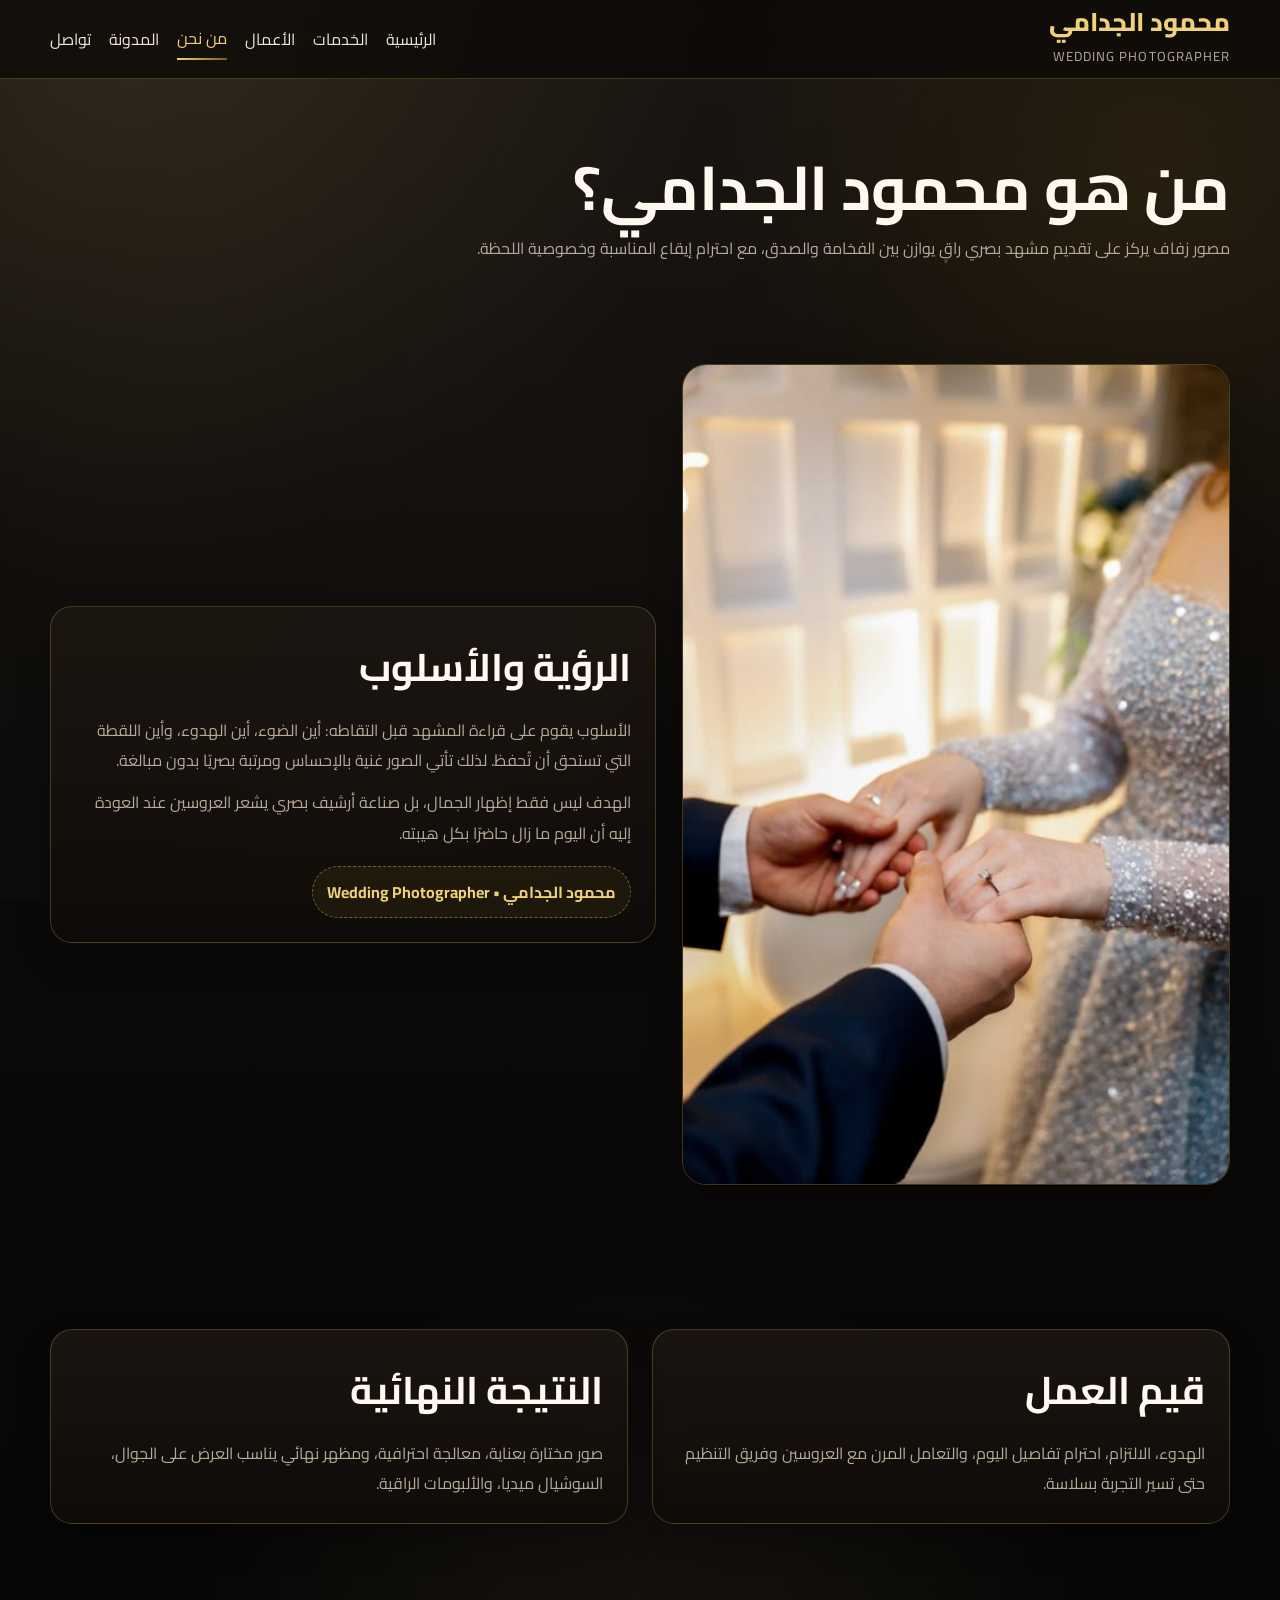
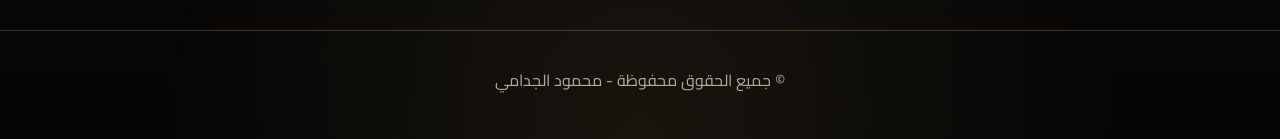
<file: about.html>
<!doctype html>
<html lang="ar" dir="rtl">
  <head>
    <meta charset="UTF-8" />
    <meta name="viewport" content="width=device-width, initial-scale=1.0" />
    <title>من هو محمود الجدامي | مصور زفاف محترف</title>
    <meta name="description" content="تعرف على خبرة محمود الجدامي ونهجه الفني في تصوير حفلات الزفاف في السعودية." />
    <link rel="canonical" href="https://mahmoud-aljadami-wedding.netlify.app/about.html" />
    <link rel="preconnect" href="https://fonts.googleapis.com" />
    <link rel="preconnect" href="https://fonts.gstatic.com" crossorigin />
    <link href="https://fonts.googleapis.com/css2?family=Cairo:wght@400;600;700;800&display=swap" rel="stylesheet" />
    <link rel="stylesheet" href="styles.css" />
  </head>
  <body>
    <header class="topbar"><div class="container nav"><a href="index.html"><span class="brand-title">محمود الجدامي</span><span class="brand-sub">WEDDING PHOTOGRAPHER</span></a><button class="mobile-toggle" id="mobileToggle" aria-label="القائمة">☰</button><nav class="nav-links" id="navLinks"><a href="index.html">الرئيسية</a><a href="services.html">الخدمات</a><a href="portfolio.html">الأعمال</a><a class="active" href="about.html">من نحن</a><a href="blog.html">المدونة</a><a href="contact.html">تواصل</a></nav></div></header>
    <main>
      <section class="page-head"><div class="container reveal"><h1>من هو محمود الجدامي؟</h1><p>مصور زفاف يركز على تقديم مشهد بصري راقٍ يوازن بين الفخامة والصدق، مع احترام إيقاع المناسبة وخصوصية اللحظة.</p></div></section>
      <section>
        <div class="container about-showcase">
          <div class="media-frame reveal" data-reveal="right"><img class="media-cover" src="b3426d149f7c27bffb137ac76280fa21.jpg" alt="محمود الجدامي مصور زفاف" style="min-height:460px" /></div>
          <article class="card reveal" data-reveal="left">
            <h2>الرؤية والأسلوب</h2>
            <p>الأسلوب يقوم على قراءة المشهد قبل التقاطه: أين الضوء، أين الهدوء، وأين اللقطة التي تستحق أن تُحفظ. لذلك تأتي الصور غنية بالإحساس ومرتبة بصريًا بدون مبالغة.</p>
            <p style="margin-top:12px">الهدف ليس فقط إظهار الجمال، بل صناعة أرشيف بصري يشعر العروسين عند العودة إليه أن اليوم ما زال حاضرًا بكل هيبته.</p>
            <span class="signature">محمود الجدامي • Wedding Photographer</span>
          </article>
        </div>
      </section>
      <section><div class="container grid-2"><article class="card reveal" data-reveal="right"><h2>قيم العمل</h2><p>الهدوء، الالتزام، احترام تفاصيل اليوم، والتعامل المرن مع العروسين وفريق التنظيم حتى تسير التجربة بسلاسة.</p></article><article class="card reveal" data-reveal="left"><h2>النتيجة النهائية</h2><p>صور مختارة بعناية، معالجة احترافية، ومظهر نهائي يناسب العرض على الجوال، السوشيال ميديا، والألبومات الراقية.</p></article></div></section>
    </main>
    <footer class="footer"><div class="container"><p>© جميع الحقوق محفوظة - محمود الجدامي</p></div></footer>
    <script src="script.js"></script>
  </body>
</html>
</file>
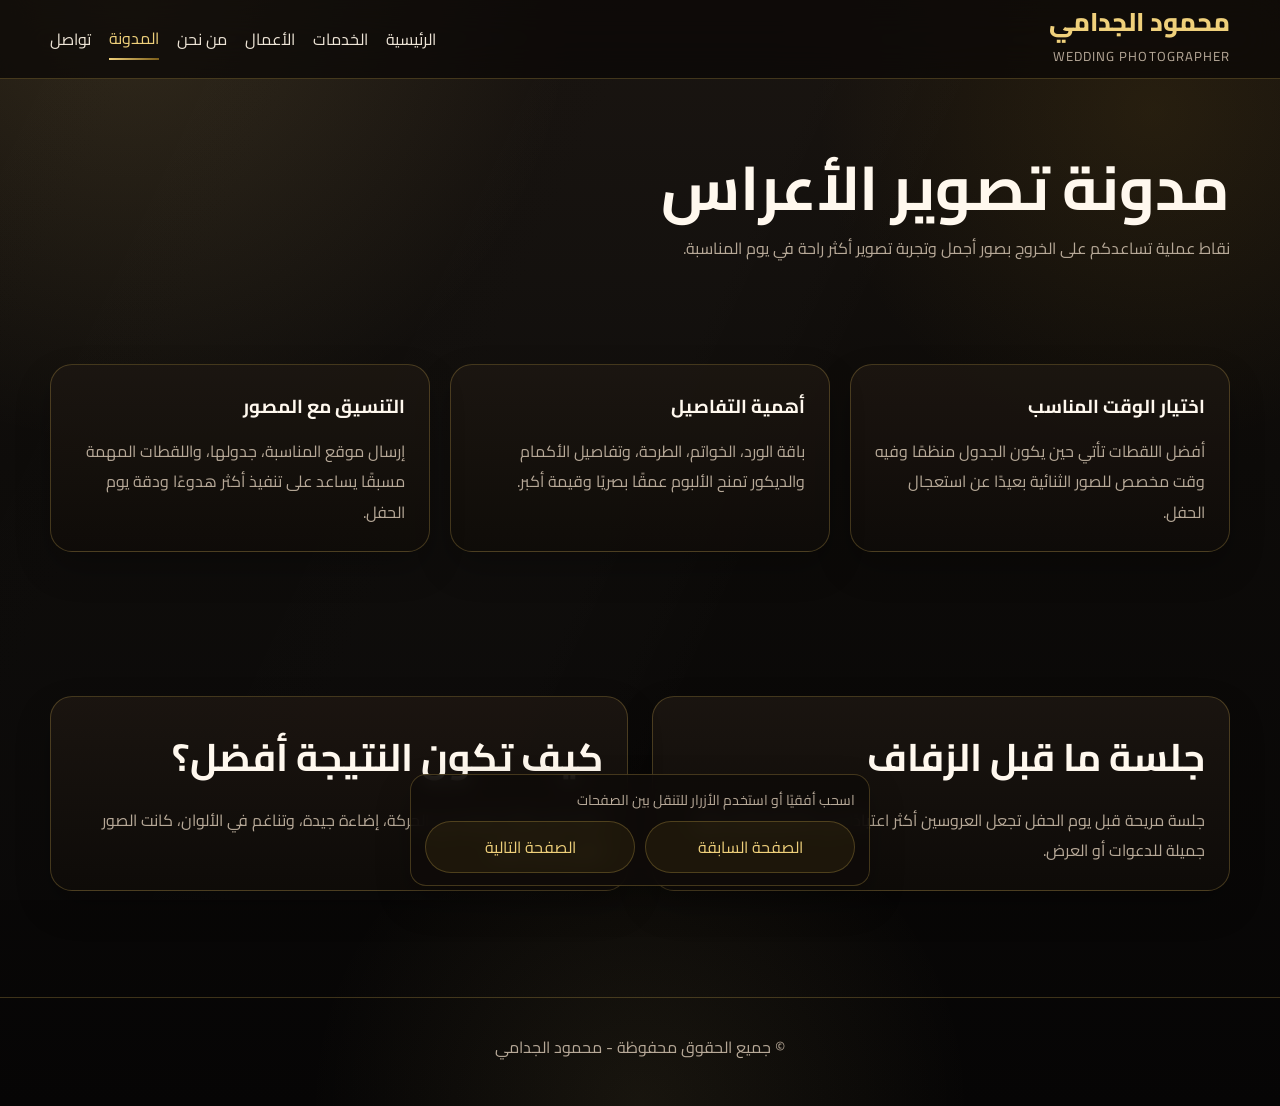
<file: blog.html>
<!doctype html>
<html lang="ar" dir="rtl">
  <head>
    <meta charset="UTF-8" />
    <meta name="viewport" content="width=device-width, initial-scale=1.0" />
    <title>مدونة تصوير الزفاف | محمود الجدامي</title>
    <meta name="description" content="نصائح مختصرة للعروسين حول تصوير الزفاف، اختيار اللقطات، وتنظيم يوم التصوير." />
    <link rel="canonical" href="https://mahmoud-aljadami-wedding.netlify.app/blog.html" />
    <link rel="preconnect" href="https://fonts.googleapis.com" />
    <link rel="preconnect" href="https://fonts.gstatic.com" crossorigin />
    <link href="https://fonts.googleapis.com/css2?family=Cairo:wght@400;600;700;800&display=swap" rel="stylesheet" />
    <link rel="stylesheet" href="styles.css" />
  </head>
  <body>
    <header class="topbar"><div class="container nav"><a href="index.html"><span class="brand-title">محمود الجدامي</span><span class="brand-sub">WEDDING PHOTOGRAPHER</span></a><button class="mobile-toggle" id="mobileToggle" aria-label="القائمة">☰</button><nav class="nav-links" id="navLinks"><a href="index.html">الرئيسية</a><a href="services.html">الخدمات</a><a href="portfolio.html">الأعمال</a><a href="about.html">من نحن</a><a class="active" href="blog.html">المدونة</a><a href="contact.html">تواصل</a></nav></div></header>
    <main>
      <section class="page-head"><div class="container reveal"><h1>مدونة تصوير الأعراس</h1><p>نقاط عملية تساعدكم على الخروج بصور أجمل وتجربة تصوير أكثر راحة في يوم المناسبة.</p></div></section>
      <section><div class="container grid-3">
        <article class="card reveal" data-reveal="right"><h3>اختيار الوقت المناسب</h3><p>أفضل اللقطات تأتي حين يكون الجدول منظمًا وفيه وقت مخصص للصور الثنائية بعيدًا عن استعجال الحفل.</p></article>
        <article class="card reveal" data-reveal="zoom"><h3>أهمية التفاصيل</h3><p>باقة الورد، الخواتم، الطرحة، وتفاصيل الأكمام والديكور تمنح الألبوم عمقًا بصريًا وقيمة أكبر.</p></article>
        <article class="card reveal" data-reveal="left"><h3>التنسيق مع المصور</h3><p>إرسال موقع المناسبة، جدولها، واللقطات المهمة مسبقًا يساعد على تنفيذ أكثر هدوءًا ودقة يوم الحفل.</p></article>
      </div></section>
      <section><div class="container grid-2"><article class="card reveal" data-reveal="right"><h2>جلسة ما قبل الزفاف</h2><p>جلسة مريحة قبل يوم الحفل تجعل العروسين أكثر اعتيادًا على الكاميرا وتنتج صورًا جميلة للدعوات أو العرض.</p></article><article class="card reveal" data-reveal="left"><h2>كيف تكون النتيجة أفضل؟</h2><p>كلما كان هناك هدوء في الحركة، إضاءة جيدة، وتناغم في الألوان، كانت الصور أقوى وأكثر أناقة.</p></article></div></section>
    </main>
    <footer class="footer"><div class="container"><p>© جميع الحقوق محفوظة - محمود الجدامي</p></div></footer>
    <script src="script.js"></script>
  </body>
</html>
</file>
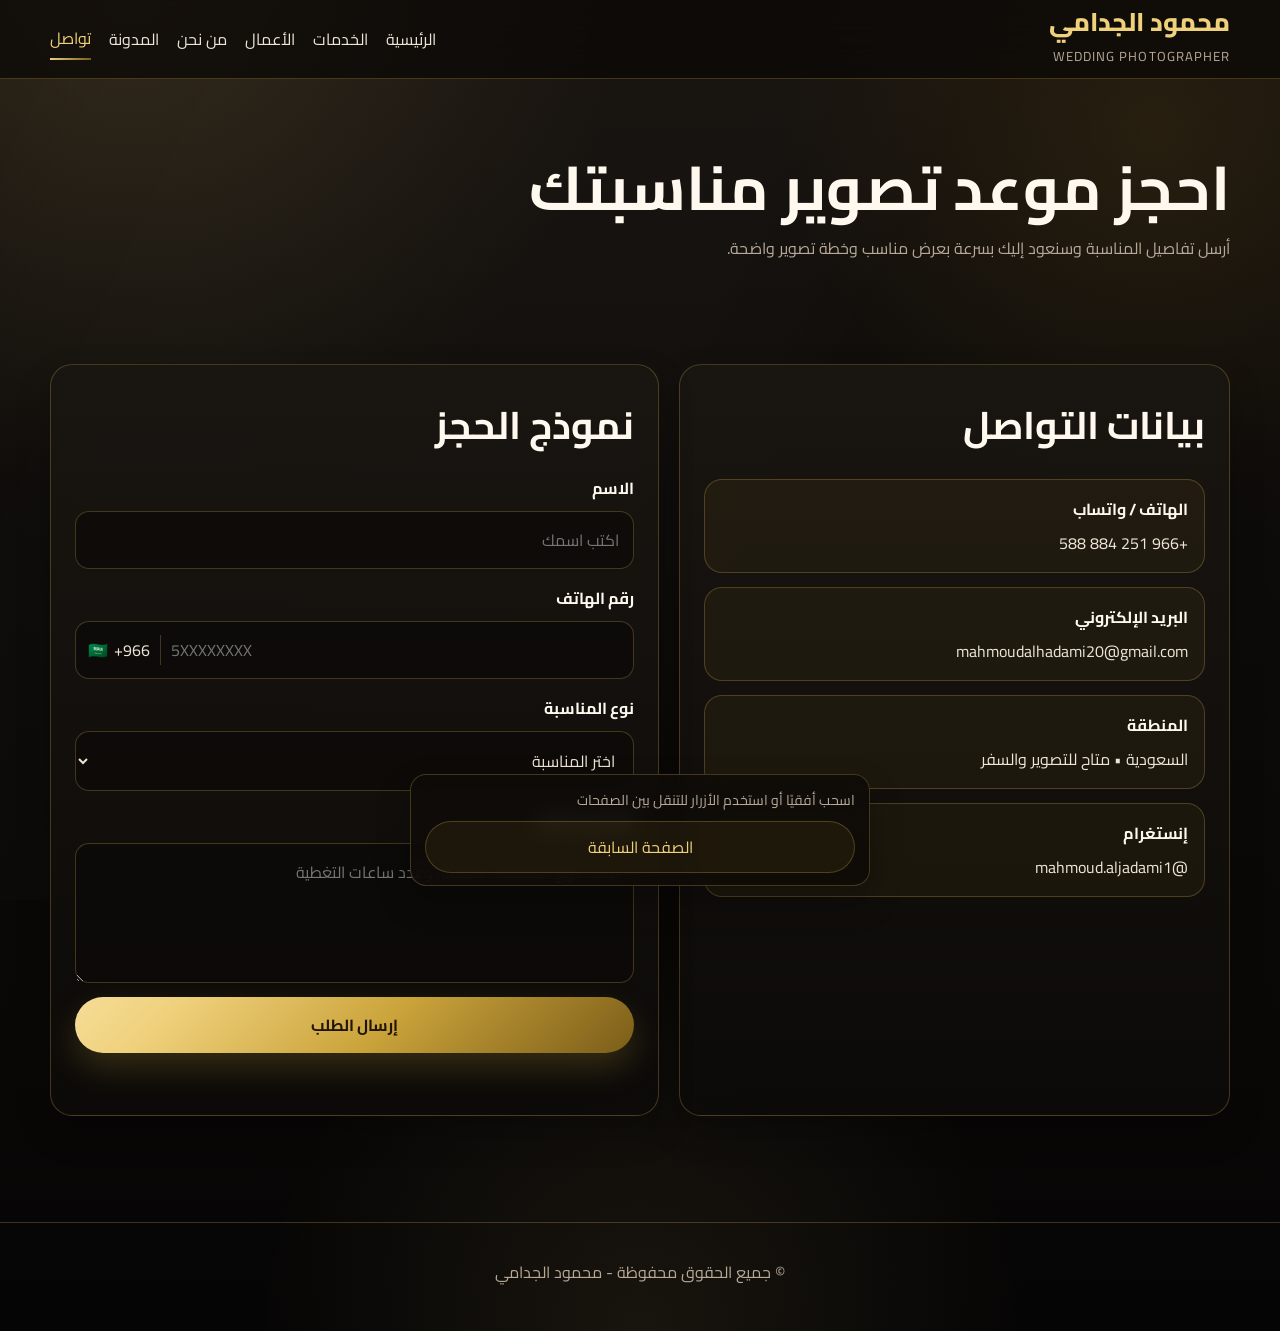
<file: contact.html>
<!doctype html>
<html lang="ar" dir="rtl">
  <head>
    <meta charset="UTF-8" />
    <meta name="viewport" content="width=device-width, initial-scale=1.0" />
    <title>تواصل واحجز جلسة تصوير | محمود الجدامي</title>
    <meta name="description" content="تواصل مع محمود الجدامي لحجز تصوير زفاف أو خطوبة في السعودية." />
    <link rel="canonical" href="https://mahmoud-aljadami-wedding.netlify.app/contact.html" />
    <link rel="preconnect" href="https://fonts.googleapis.com" />
    <link rel="preconnect" href="https://fonts.gstatic.com" crossorigin />
    <link href="https://fonts.googleapis.com/css2?family=Cairo:wght@400;600;700;800&display=swap" rel="stylesheet" />
    <link rel="stylesheet" href="styles.css" />
  </head>
  <body>
    <header class="topbar"><div class="container nav"><a href="index.html"><span class="brand-title">محمود الجدامي</span><span class="brand-sub">WEDDING PHOTOGRAPHER</span></a><button class="mobile-toggle" id="mobileToggle" aria-label="القائمة">☰</button><nav class="nav-links" id="navLinks"><a href="index.html">الرئيسية</a><a href="services.html">الخدمات</a><a href="portfolio.html">الأعمال</a><a href="about.html">من نحن</a><a href="blog.html">المدونة</a><a class="active" href="contact.html">تواصل</a></nav></div></header>
    <main>
      <section class="page-head"><div class="container reveal"><h1>احجز موعد تصوير مناسبتك</h1><p>أرسل تفاصيل المناسبة وسنعود إليك بسرعة بعرض مناسب وخطة تصوير واضحة.</p></div></section>
      <section><div class="container contact-grid">
        <div class="contact-card reveal" data-reveal="right">
          <h2>بيانات التواصل</h2>
          <div class="contact-list">
            <div class="contact-item"><div><strong>الهاتف / واتساب</strong><span>+966 251 884 588</span></div></div>
            <div class="contact-item"><div><strong>البريد الإلكتروني</strong><span>mahmoudalhadami20@gmail.com</span></div></div>
            <div class="contact-item"><div><strong>المنطقة</strong><span>السعودية • متاح للتصوير والسفر</span></div></div>
            <div class="contact-item"><div><strong>إنستغرام</strong><span>@mahmoud.aljadami1</span></div></div>
          </div>
        </div>
        <div class="contact-card reveal" data-reveal="left">
          <h2>نموذج الحجز</h2>
          <form class="contact-form" id="contactForm">
            <input type="hidden" name="_subject" value="طلب جديد من موقع محمود الجدامي" />
            <input type="hidden" name="_template" value="table" />
            <div class="field"><label for="name">الاسم</label><input id="name" name="name" type="text" placeholder="اكتب اسمك" required /></div>
            <div class="field"><label for="phone">رقم الهاتف</label><div class="phone-input-wrap"><span class="phone-prefix"><span>🇸🇦</span><span>+966</span></span><input id="phone" name="phone" type="tel" inputmode="numeric" autocomplete="tel-national" placeholder="5XXXXXXXX" minlength="9" maxlength="9" pattern="[0-9]{9}" title="اكتب 9 أرقام فقط بدون كود الدولة" required /></div></div>
            <div class="field"><label for="event">نوع المناسبة</label><select id="event" name="event" required><option value="">اختر المناسبة</option><option>حفل زفاف</option><option>خِطبة</option><option>جلسة ما قبل الزفاف</option><option>أخرى</option></select></div>
            <div class="field"><label for="message">تفاصيل الطلب</label><textarea id="message" name="message" placeholder="اكتب تاريخ المناسبة، المدينة، وعدد ساعات التغطية"></textarea></div>
            <button class="btn btn-primary" type="submit">إرسال الطلب</button>
            <p class="form-note" id="formNote"></p>
          </form>
        </div>
      </div></section>
    </main>
    <footer class="footer"><div class="container"><p>© جميع الحقوق محفوظة - محمود الجدامي</p></div></footer>
    <script src="script.js"></script>
  </body>
</html>
</file>
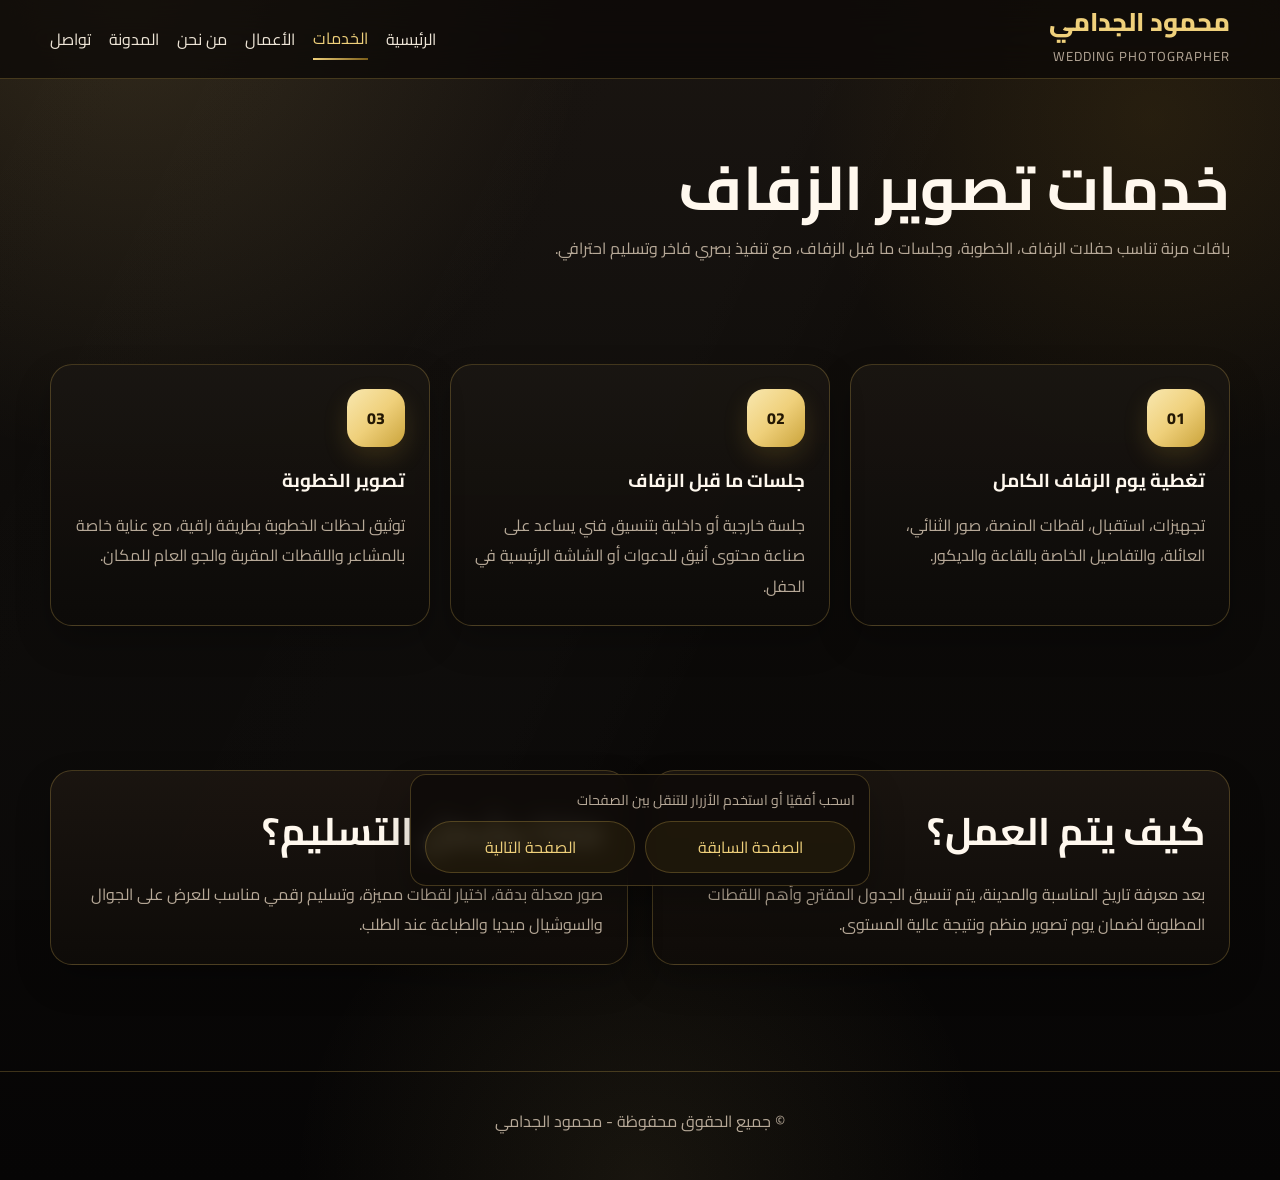
<file: services.html>
<!doctype html>
<html lang="ar" dir="rtl">
  <head>
    <meta charset="UTF-8" />
    <meta name="viewport" content="width=device-width, initial-scale=1.0" />
    <title>خدمات تصوير الزفاف | محمود الجدامي</title>
    <meta name="description" content="تعرف على خدمات تصوير الزفاف والخطوبة وجلسات ما قبل الزفاف مع محمود الجدامي في السعودية." />
    <link rel="canonical" href="https://mahmoud-aljadami-wedding.netlify.app/services.html" />
    <link rel="preconnect" href="https://fonts.googleapis.com" />
    <link rel="preconnect" href="https://fonts.gstatic.com" crossorigin />
    <link href="https://fonts.googleapis.com/css2?family=Cairo:wght@400;600;700;800&display=swap" rel="stylesheet" />
    <link rel="stylesheet" href="styles.css" />
  </head>
  <body>
    <header class="topbar"><div class="container nav"><a href="index.html"><span class="brand-title">محمود الجدامي</span><span class="brand-sub">WEDDING PHOTOGRAPHER</span></a><button class="mobile-toggle" id="mobileToggle" aria-label="القائمة">☰</button><nav class="nav-links" id="navLinks"><a href="index.html">الرئيسية</a><a class="active" href="services.html">الخدمات</a><a href="portfolio.html">الأعمال</a><a href="about.html">من نحن</a><a href="blog.html">المدونة</a><a href="contact.html">تواصل</a></nav></div></header>
    <main>
      <section class="page-head"><div class="container reveal"><h1>خدمات تصوير الزفاف</h1><p>باقات مرنة تناسب حفلات الزفاف، الخطوبة، وجلسات ما قبل الزفاف، مع تنفيذ بصري فاخر وتسليم احترافي.</p></div></section>
      <section><div class="container services-grid">
        <article class="service-card reveal" data-reveal="right"><div class="service-icon">01</div><h3>تغطية يوم الزفاف الكامل</h3><p>تجهيزات، استقبال، لقطات المنصة، صور الثنائي، العائلة، والتفاصيل الخاصة بالقاعة والديكور.</p></article>
        <article class="service-card reveal" data-reveal="zoom"><div class="service-icon">02</div><h3>جلسات ما قبل الزفاف</h3><p>جلسة خارجية أو داخلية بتنسيق فني يساعد على صناعة محتوى أنيق للدعوات أو الشاشة الرئيسية في الحفل.</p></article>
        <article class="service-card reveal" data-reveal="left"><div class="service-icon">03</div><h3>تصوير الخطوبة</h3><p>توثيق لحظات الخطوبة بطريقة راقية، مع عناية خاصة بالمشاعر واللقطات المقربة والجو العام للمكان.</p></article>
      </div></section>
      <section><div class="container grid-2">
        <article class="card reveal" data-reveal="right"><h2>كيف يتم العمل؟</h2><p>بعد معرفة تاريخ المناسبة والمدينة، يتم تنسيق الجدول المقترح وأهم اللقطات المطلوبة لضمان يوم تصوير منظم ونتيجة عالية المستوى.</p></article>
        <article class="card reveal" data-reveal="left"><h2>ماذا يشمل التسليم؟</h2><p>صور معدلة بدقة، اختيار لقطات مميزة، وتسليم رقمي مناسب للعرض على الجوال والسوشيال ميديا والطباعة عند الطلب.</p></article>
      </div></section>
    </main>
    <footer class="footer"><div class="container"><p>© جميع الحقوق محفوظة - محمود الجدامي</p></div></footer>
    <script src="script.js"></script>
  </body>
</html>
</file>
<file: styles.css>
:root {
  --bg: #0a0907;
  --bg-soft: #14100d;
  --surface: rgba(20, 17, 13, 0.82);
  --surface-strong: rgba(16, 13, 10, 0.96);
  --text: #eee5d7;
  --heading: #fff8ee;
  --muted: #b7a998;
  --gold: #caa33a;
  --gold-bright: #efd07b;
  --gold-dark: #7b5d19;
  --line: rgba(221, 183, 86, 0.26);
  --line-strong: rgba(221, 183, 86, 0.46);
  --radius: 22px;
  --radius-lg: 30px;
  --shadow: 0 24px 60px rgba(0, 0, 0, 0.42);
  --shadow-soft: 0 16px 35px rgba(0, 0, 0, 0.24);
  --ease-smooth: cubic-bezier(0.22, 1, 0.36, 1);
  --dur-fast: 220ms;
  --dur-mid: 650ms;
  --dur-slow: 1100ms;
}

* { box-sizing: border-box; }
html { scroll-behavior: smooth; }
body {
  margin: 0;
  font-family: "Cairo", sans-serif;
  color: var(--text);
  background:
    radial-gradient(circle at 10% 0%, rgba(239,208,123,0.12), transparent 28%),
    radial-gradient(circle at 90% 10%, rgba(122,93,25,0.18), transparent 22%),
    radial-gradient(circle at 50% 100%, rgba(239,208,123,0.08), transparent 26%),
    linear-gradient(180deg, #17120e 0%, #0d0b09 42%, #060505 100%);
  overflow-x: hidden;
}
body::before {
  content: "";
  position: fixed;
  inset: 0;
  pointer-events: none;
  background:
    linear-gradient(115deg, transparent 0%, rgba(255,255,255,0.02) 48%, transparent 60%),
    linear-gradient(180deg, transparent, rgba(0,0,0,0.08));
  mix-blend-mode: screen;
  opacity: 0.6;
}

a { color: inherit; text-decoration: none; }
img { max-width: 100%; display: block; }
button, input, textarea, select { font: inherit; }

.container { width: min(calc(100% - 34px), 1180px); margin: 0 auto; }

.topbar {
  position: sticky;
  top: 0;
  z-index: 1000;
  backdrop-filter: blur(18px);
  background: rgba(10, 8, 6, 0.72);
  border-bottom: 1px solid var(--line);
}
.nav {
  min-height: 78px;
  display: flex;
  align-items: center;
  justify-content: space-between;
  gap: 16px;
  position: relative;
}
.brand-title {
  font-size: 1.6rem;
  font-weight: 800;
  color: var(--gold-bright);
  line-height: 1;
}
.brand-sub {
  display: block;
  color: var(--muted);
  font-size: 0.82rem;
  letter-spacing: 0.08em;
  margin-top: 4px;
}
.nav-links {
  display: flex;
  align-items: center;
  gap: 18px;
}
.nav-links a {
  position: relative;
  color: var(--text);
  transition: color var(--dur-fast) var(--ease-smooth), transform var(--dur-fast) var(--ease-smooth);
}
.nav-links a::after {
  content: "";
  position: absolute;
  right: 0;
  bottom: -7px;
  width: 0;
  height: 2px;
  background: linear-gradient(90deg, var(--gold-bright), var(--gold-dark));
  transition: width var(--dur-fast) var(--ease-smooth);
}
.nav-links a:hover, .nav-links a.active { color: var(--gold-bright); transform: translateY(-1px); }
.nav-links a:hover::after, .nav-links a.active::after { width: 100%; }
.mobile-toggle {
  display: none;
  width: 46px;
  height: 46px;
  border-radius: 14px;
  border: 1px solid var(--line);
  background: var(--bg-soft);
  color: var(--gold-bright);
  font-size: 1.2rem;
  cursor: pointer;
}

.btn {
  display: inline-flex;
  align-items: center;
  justify-content: center;
  gap: 10px;
  border-radius: 999px;
  padding: 13px 24px;
  border: 0;
  font-weight: 700;
  cursor: pointer;
  transition:
    transform var(--dur-fast) var(--ease-smooth),
    filter var(--dur-fast) var(--ease-smooth),
    box-shadow var(--dur-fast) var(--ease-smooth),
    border-color var(--dur-fast) var(--ease-smooth);
  will-change: transform;
}
.btn:hover { transform: translateY(-3px) scale(1.01); filter: brightness(1.04); }
.btn-primary {
  background: linear-gradient(135deg, #f5dd98 0%, var(--gold-bright) 18%, var(--gold) 55%, var(--gold-dark) 100%);
  color: #201507;
  box-shadow: 0 14px 32px rgba(202, 163, 58, 0.22);
}
.btn-outline,
.btn-secondary {
  border: 1px solid var(--line);
  background: rgba(16, 13, 10, 0.76);
  color: var(--gold-bright);
}
.btn-outline:hover,
.btn-secondary:hover { border-color: var(--line-strong); }

main section { padding: 72px 0; position: relative; }
.section-title { display: flex; align-items: end; justify-content: space-between; gap: 18px; margin-bottom: 28px; flex-wrap: wrap; }
.section-title p { max-width: 620px; }
.page-head { padding: 76px 0 28px; }
.page-head p { max-width: 760px; }

h1, h2, h3, h4 { margin: 0 0 12px; color: var(--heading); }
h1 { font-size: clamp(2rem, 4.8vw, 4.2rem); line-height: 1.08; }
h2 { font-size: clamp(1.6rem, 3vw, 2.5rem); }
p { margin: 0; line-height: 1.9; color: var(--muted); }

.hero {
  padding: 84px 0 64px;
}
.hero::before {
  content: "";
  position: absolute;
  inset: 0;
  background: radial-gradient(circle at center, rgba(239,208,123,0.08), transparent 40%);
  pointer-events: none;
}
.hero-grid {
  display: grid;
  grid-template-columns: 1.05fr 0.95fr;
  gap: 34px;
  align-items: center;
}
.eyebrow {
  display: inline-flex;
  padding: 8px 14px;
  border-radius: 999px;
  border: 1px solid var(--line);
  color: var(--gold-bright);
  background: rgba(201, 162, 39, 0.11);
  font-weight: 700;
  margin-bottom: 18px;
  box-shadow: inset 0 0 24px rgba(239,208,123,0.06);
}
.hero-copy { position: relative; z-index: 2; }
.hero-copy h1 span { color: var(--gold-bright); }
.hero-actions { display: flex; gap: 12px; flex-wrap: wrap; margin-top: 28px; }
.hero-stats {
  display: grid;
  grid-template-columns: repeat(3, minmax(0, 1fr));
  gap: 14px;
  margin-top: 32px;
}
.stat,
.card {
  background: linear-gradient(180deg, rgba(28,22,17,0.92), rgba(15,12,9,0.92));
  border: 1px solid var(--line);
  border-radius: var(--radius);
  box-shadow: var(--shadow-soft);
  position: relative;
  overflow: hidden;
}
.stat::before,
.card::before {
  content: "";
  position: absolute;
  inset: 0;
  background: linear-gradient(120deg, transparent 0%, rgba(255,255,255,0.06) 22%, transparent 40%);
  transform: translateX(-120%);
  transition: transform 1.4s var(--ease-smooth);
  pointer-events: none;
}
.stat:hover::before,
.card:hover::before,
.gallery-item:hover::before,
.service-card:hover::before,
.testimonial:hover::before,
.contact-card:hover::before { transform: translateX(120%); }
.stat { padding: 18px; }
.stat strong { display: block; font-size: 1.7rem; color: var(--gold-bright); margin-bottom: 4px; }
.stat span { color: var(--muted); font-size: 0.95rem; }
.card { padding: 24px; }
.card:hover,
.service-card:hover,
.testimonial:hover,
.contact-card:hover { transform: translateY(-8px); box-shadow: var(--shadow); }
.card, .service-card, .testimonial, .contact-card { transition: transform var(--dur-mid) var(--ease-smooth), box-shadow var(--dur-mid) var(--ease-smooth), border-color var(--dur-fast) var(--ease-smooth); }
.card:hover, .service-card:hover, .testimonial:hover, .contact-card:hover { border-color: var(--line-strong); }
.grid-3 { display: grid; grid-template-columns: repeat(3, minmax(0, 1fr)); gap: 20px; }
.grid-2 { display: grid; grid-template-columns: repeat(2, minmax(0, 1fr)); gap: 24px; }

.hero-visual {
  position: relative;
  min-height: 590px;
  perspective: 1200px;
}
.photo-stack { position: relative; min-height: 560px; }
.frame {
  position: absolute;
  border-radius: var(--radius-lg);
  overflow: hidden;
  border: 1px solid var(--line);
  box-shadow: var(--shadow);
  transform-style: preserve-3d;
}
.frame::before {
  content: "";
  position: absolute;
  inset: 0;
  background: linear-gradient(180deg, transparent 35%, rgba(0,0,0,0.56));
  z-index: 1;
  pointer-events: none;
}
.frame img {
  width: 100%;
  height: 100%;
  object-fit: cover;
  transition: transform 1.2s var(--ease-smooth), filter .6s var(--ease-smooth);
  filter: saturate(1.04) contrast(1.04) brightness(0.94);
}
.frame:hover img { transform: scale(1.08); filter: saturate(1.08) contrast(1.08) brightness(1); }
.frame.one { width: 72%; height: 500px; top: 0; left: 0; transform: rotate(-6deg) translateZ(0); }
.frame.two { width: 56%; height: 330px; bottom: 12px; right: 0; transform: rotate(6deg) translateZ(0); }
.floating-card {
  position: absolute;
  bottom: 48px;
  left: 10px;
  z-index: 4;
  max-width: 255px;
  padding: 16px 18px;
  border-radius: 18px;
  border: 1px solid var(--line);
  background: rgba(12, 10, 8, 0.84);
  backdrop-filter: blur(12px);
  box-shadow: var(--shadow-soft);
}
.floating-card strong { display: block; color: var(--gold-bright); margin-bottom: 6px; }
.floating-card span { font-size: 0.94rem; }

.service-card, .testimonial, .contact-card {
  background: linear-gradient(180deg, rgba(26,22,18,0.92), rgba(13,11,9,0.94));
  border: 1px solid var(--line);
  border-radius: var(--radius);
  padding: 24px;
  box-shadow: var(--shadow-soft);
  position: relative;
  overflow: hidden;
}
.services-grid, .testimonials-grid, .contact-grid { display: grid; gap: 20px; }
.services-grid, .testimonials-grid { grid-template-columns: repeat(3, minmax(0, 1fr)); }
.contact-grid { grid-template-columns: 0.95fr 1.05fr; }
.service-icon {
  width: 58px;
  height: 58px;
  display: grid;
  place-items: center;
  border-radius: 18px;
  color: #241804;
  font-weight: 800;
  background: linear-gradient(135deg, #f9e8b0, var(--gold-bright), var(--gold));
  box-shadow: 0 10px 24px rgba(202,163,58,0.18);
  margin-bottom: 16px;
}
.stars { color: var(--gold-bright); letter-spacing: 2px; margin-bottom: 12px; }
.client { margin-top: 16px; color: var(--heading); font-weight: 700; }

.gallery-toolbar { display: flex; gap: 10px; flex-wrap: wrap; margin-bottom: 20px; }
.filter-btn {
  background: rgba(16, 13, 10, 0.8);
  border: 1px solid var(--line);
  color: var(--text);
  padding: 10px 16px;
  border-radius: 999px;
  cursor: pointer;
  font-weight: 700;
  transition: transform var(--dur-fast) var(--ease-smooth), background var(--dur-fast) var(--ease-smooth), color var(--dur-fast) var(--ease-smooth), border-color var(--dur-fast) var(--ease-smooth);
}
.filter-btn.active, .filter-btn:hover {
  background: linear-gradient(135deg, #f8e4a4, var(--gold-bright), var(--gold));
  color: #170e04;
  transform: translateY(-2px);
  border-color: transparent;
}
.gallery-grid { display: grid; grid-template-columns: repeat(3, minmax(0, 1fr)); gap: 20px; }
.gallery-item {
  position: relative;
  min-height: 360px;
  overflow: hidden;
  border-radius: 26px;
  border: 1px solid var(--line);
  box-shadow: var(--shadow-soft);
  background: #120f0d;
  cursor: pointer;
  isolation: isolate;
}
.gallery-item::before {
  content: "";
  position: absolute;
  inset: 0;
  background: linear-gradient(115deg, transparent 0%, rgba(255,255,255,0.12) 30%, transparent 48%);
  transform: translateX(-140%);
  transition: transform 1.2s var(--ease-smooth);
  z-index: 2;
}
.gallery-item::after {
  content: "";
  position: absolute;
  inset: 0;
  background: linear-gradient(180deg, transparent 38%, rgba(5,4,3,0.92));
}
.gallery-item img {
  width: 100%;
  height: 100%;
  object-fit: cover;
  transition: transform 1s var(--ease-smooth), filter .6s var(--ease-smooth);
  filter: saturate(1.02) brightness(0.94);
}
.gallery-item:hover img { transform: scale(1.08); filter: saturate(1.08) brightness(1.02); }
.gallery-caption {
  position: absolute;
  right: 18px;
  left: 18px;
  bottom: 18px;
  z-index: 3;
}
.gallery-caption span { color: #d6c9b8; font-size: 0.95rem; }

.about-showcase {
  display: grid;
  grid-template-columns: 0.95fr 1.05fr;
  gap: 26px;
  align-items: center;
}
.about-image img, .portfolio-item img, .media-cover {
  width: 100%;
  height: 100%;
  object-fit: cover;
  border-radius: 18px;
}
.media-frame {
  border-radius: 24px;
  overflow: hidden;
  border: 1px solid var(--line);
  box-shadow: var(--shadow-soft);
}
.signature {
  display: inline-flex;
  margin-top: 18px;
  padding: 10px 14px;
  border-radius: 999px;
  border: 1px dashed var(--line-strong);
  color: var(--gold-bright);
  background: rgba(201,162,39,.08);
  font-weight: 700;
}

.list { margin: 8px 0 0; padding: 0 18px 0 0; line-height: 1.95; color: var(--text); }
.contact-list { display: grid; gap: 14px; margin-top: 18px; }
.contact-item {
  display: flex;
  gap: 14px;
  align-items: start;
  padding: 14px 16px;
  border: 1px solid var(--line);
  border-radius: 18px;
  background: rgba(201,162,39,0.06);
}
.contact-item strong { display: block; color: var(--heading); margin-bottom: 4px; }
.contact-form { display: grid; gap: 14px; }
.field { display: grid; gap: 8px; }
.field label { color: var(--heading); font-weight: 700; }
.field input,
.field textarea,
.field select {
  width: 100%;
  border-radius: 14px;
  border: 1px solid var(--line);
  background: rgba(12, 10, 8, 0.76);
  color: var(--text);
  padding: 13px 14px;
  transition: border-color var(--dur-fast) var(--ease-smooth), box-shadow var(--dur-fast) var(--ease-smooth), transform var(--dur-fast) var(--ease-smooth);
}
.field input:focus,
.field textarea:focus,
.field select:focus {
  outline: none;
  border-color: var(--gold-bright);
  box-shadow: 0 0 0 4px rgba(232,201,106,0.12);
  transform: translateY(-1px);
}
.field textarea { min-height: 140px; resize: vertical; }
.phone-input-wrap {
  display: flex;
  align-items: center;
  direction: ltr;
  border-radius: 14px;
  border: 1px solid var(--line);
  background: rgba(12, 10, 8, 0.76);
  padding-inline: 12px;
}
.phone-prefix {
  display: inline-flex;
  align-items: center;
  gap: 6px;
  border-right: 1px solid var(--line);
  padding-right: 10px;
  margin-right: 10px;
  color: var(--text);
}
.phone-input-wrap input { border: 0; background: transparent; direction: ltr; text-align: left; padding-inline: 0; }
.phone-input-wrap:focus-within { border-color: var(--gold-bright); box-shadow: 0 0 0 4px rgba(232,201,106,0.12); }
.phone-input-wrap input:focus { box-shadow: none; }
.form-note { min-height: 24px; color: var(--muted); }

.reveal {
  opacity: 0;
  transform: translate3d(0, 26px, 0) scale(0.985);
  transition:
    opacity var(--dur-mid) var(--ease-smooth),
    transform var(--dur-mid) var(--ease-smooth),
    filter var(--dur-mid) var(--ease-smooth);
  filter: blur(8px);
}
.reveal.visible {
  opacity: 1;
  transform: translate3d(0,0,0) scale(1);
  filter: blur(0);
}
.reveal[data-reveal="left"] { transform: translate3d(-32px, 0, 0); }
.reveal[data-reveal="right"] { transform: translate3d(32px, 0, 0); }
.reveal[data-reveal="zoom"] { transform: scale(0.9); }
.reveal.visible[data-reveal="left"],
.reveal.visible[data-reveal="right"],
.reveal.visible[data-reveal="zoom"] { transform: translate3d(0,0,0) scale(1); }
.float-slow { animation: floatY 5.8s ease-in-out infinite; }
.float-reverse { animation: floatY 6.8s ease-in-out infinite reverse; }
.pulse-glow { animation: pulseGlow 3.6s ease-in-out infinite; }
.shimmer-text {
  background: linear-gradient(90deg, #fff1be 0%, #cda130 28%, #fff4ca 55%, #a87917 82%, #fff0bb 100%);
  background-size: 200% auto;
  -webkit-background-clip: text;
  background-clip: text;
  color: transparent !important;
  animation: shimmer 5s linear infinite;
}
.section-orb {
  position: absolute;
  width: 360px;
  height: 360px;
  border-radius: 50%;
  background: radial-gradient(circle, rgba(239,208,123,0.12), transparent 68%);
  filter: blur(8px);
  pointer-events: none;
  opacity: .8;
}
.orb-right { top: -80px; left: auto; right: -110px; }
.orb-left { top: 10px; left: -120px; }

.footer {
  padding: 34px 0 44px;
  border-top: 1px solid var(--line);
  margin-top: 34px;
  text-align: center;
}
.footer p { color: var(--muted); }
.footer .brand-title { display: block; margin-bottom: 10px; }

.page-swipe-nav {
  position: fixed;
  bottom: 14px;
  left: 50%;
  transform: translate(-50%, 14px);
  z-index: 1200;
  width: min(calc(100% - 26px), 460px);
  border: 1px solid var(--line);
  border-radius: 16px;
  background: rgba(14, 11, 9, 0.86);
  backdrop-filter: blur(10px);
  box-shadow: var(--shadow-soft);
  padding: 12px 14px;
  opacity: 0;
  pointer-events: none;
  transition: transform .45s var(--ease-smooth), opacity .45s var(--ease-smooth);
}
.page-swipe-nav.visible { opacity: 1; pointer-events: auto; transform: translate(-50%, 0); }
.page-swipe-label { display: block; color: var(--muted); font-size: .88rem; margin-bottom: 8px; }
.page-swipe-actions { display: flex; gap: 10px; flex-wrap: wrap; }
.swipe-btn {
  flex: 1 1 160px;
  text-align: center;
  padding: 10px 12px;
  border-radius: 999px;
  border: 1px solid var(--line);
  background: rgba(201,162,39,0.08);
  color: var(--gold-bright);
}
.progress-bar {
  position: fixed;
  top: 0;
  left: 0;
  right: 0;
  z-index: 1400;
  height: 3px;
  transform-origin: 0 50%;
  transform: scaleX(0);
  background: linear-gradient(90deg, var(--gold-dark), var(--gold-bright), #fff0bd);
  box-shadow: 0 0 18px rgba(239,208,123,0.4);
}
.lightbox {
  position: fixed;
  inset: 0;
  z-index: 2000;
  background: rgba(9,7,6,0.88);
  display: none;
  align-items: center;
  justify-content: center;
  padding: 22px;
}
.lightbox.active { display: flex; }
.lightbox-content {
  position: relative;
  width: min(100%, 1040px);
  border-radius: 28px;
  overflow: hidden;
  border: 1px solid rgba(255,255,255,.12);
  box-shadow: var(--shadow);
}
.lightbox-content img { width: 100%; max-height: 86vh; object-fit: cover; }
.lightbox-close {
  position: absolute;
  top: 14px;
  left: 14px;
  width: 44px;
  height: 44px;
  border-radius: 50%;
  border: 0;
  background: rgba(255,255,255,.12);
  color: #fff;
  font-size: 1.2rem;
  cursor: pointer;
}

@keyframes shimmer { to { background-position: 200% center; } }
@keyframes floatY {
  0%,100% { transform: translateY(0); }
  50% { transform: translateY(-14px); }
}
@keyframes pulseGlow {
  0%,100% { box-shadow: 0 0 0 rgba(239,208,123,0); }
  50% { box-shadow: 0 0 32px rgba(239,208,123,0.12); }
}

@media (prefers-reduced-motion: reduce) {
  html { scroll-behavior: auto; }
  *, *::before, *::after { animation-duration: 1ms !important; transition-duration: 1ms !important; }
}

@media (max-width: 1024px) {
  .hero-grid, .about-showcase, .contact-grid, .grid-2, .grid-3, .services-grid, .testimonials-grid, .gallery-grid { grid-template-columns: 1fr 1fr; }
  .hero-grid, .about-showcase, .contact-grid { grid-template-columns: 1fr; }
  .hero-stats { grid-template-columns: repeat(auto-fit, minmax(160px, 1fr)); }
}
@media (max-width: 768px) {
  main section { padding: 58px 0; }
  .mobile-toggle { display: inline-grid; place-items: center; }
  .nav-links {
    position: absolute;
    top: calc(100% + 10px);
    right: 0;
    left: 0;
    display: none;
    flex-direction: column;
    align-items: flex-start;
    gap: 14px;
    padding: 18px;
    border-radius: 20px;
    border: 1px solid var(--line);
    background: rgba(12, 9, 7, 0.96);
    box-shadow: var(--shadow-soft);
  }
  .nav-links.open { display: flex; }
  .hero-grid, .grid-2, .grid-3, .services-grid, .testimonials-grid, .gallery-grid { grid-template-columns: 1fr; }
  .hero-visual { min-height: 430px; }
  .photo-stack { min-height: 400px; }
  .frame.one { width: 78%; height: 330px; }
  .frame.two { width: 58%; height: 210px; }
  .floating-card { left: 10px; right: 10px; max-width: none; bottom: 10px; }
  .section-title { flex-direction: column; align-items: stretch; }
}
@media (max-width: 480px) {
  .container { width: min(calc(100% - 24px), 1180px); }
  .nav { min-height: 72px; }
  .brand-title { font-size: 1.35rem; }
  .hero { padding-top: 56px; }
  .hero-visual { min-height: 360px; }
  .photo-stack { min-height: 330px; }
  .frame.one { width: 82%; height: 280px; }
  .frame.two { width: 62%; height: 170px; }
  .gallery-item { min-height: 280px; }
  .btn { padding: 12px 18px; }
}
</file>
